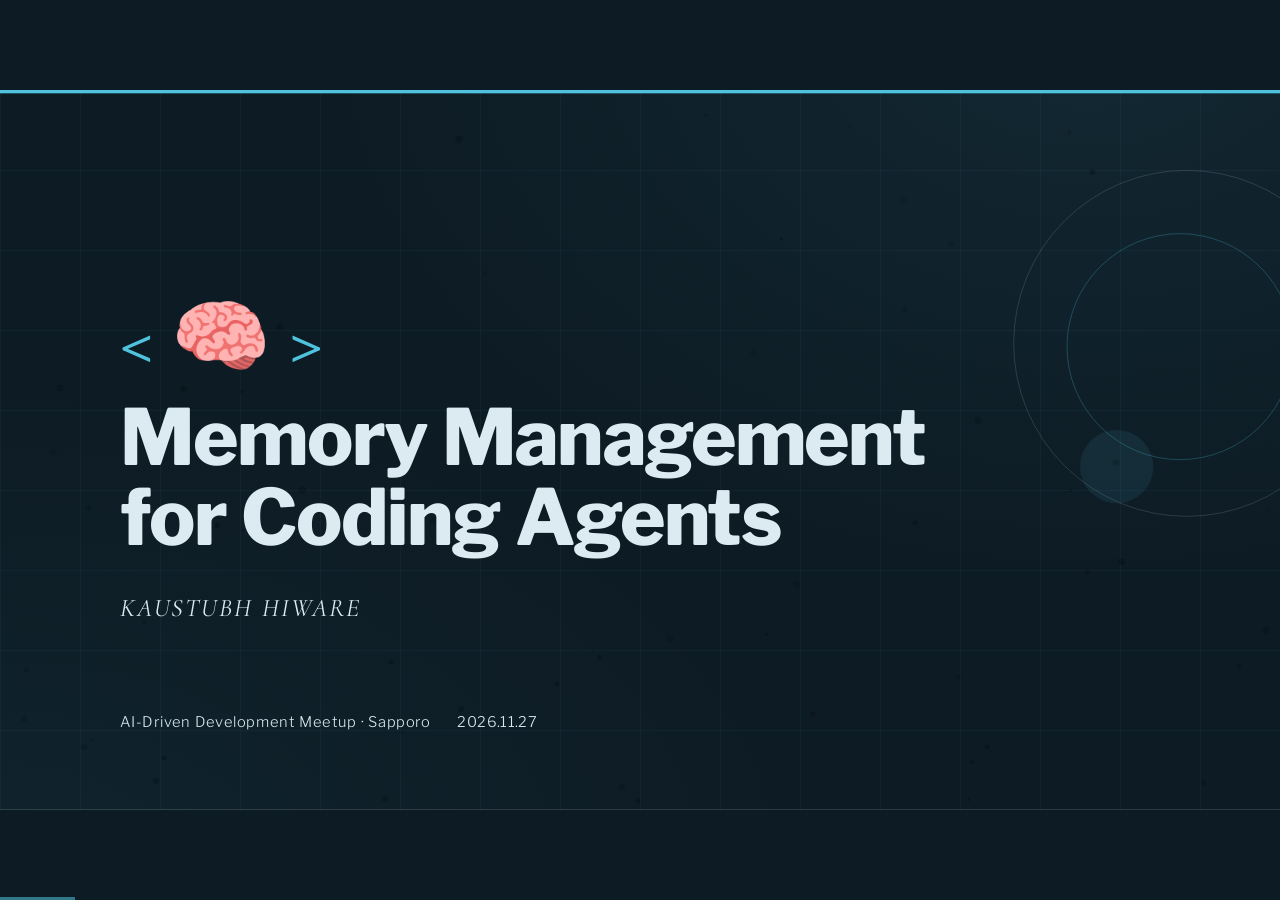
<file: index.html>
<!DOCTYPE html>
<html lang="en">
<head>
<script async src="https://www.googletagmanager.com/gtag/js?id=G-PBVB5QC3KN"></script>
<script>
  window.dataLayer = window.dataLayer || [];
  function gtag(){dataLayer.push(arguments);}
  gtag('js', new Date());
  gtag('config', 'G-PBVB5QC3KN');
</script>
<meta charset="UTF-8">
<meta name="viewport" content="width=device-width, initial-scale=1.0">
<title>Memory Management for Coding Agents: Kaustubh Hiware</title>
<link rel="icon" href="data:image/svg+xml,<svg xmlns='http://www.w3.org/2000/svg' viewBox='0 0 100 100'><text y='.9em' font-size='90'>🧠</text></svg>">
<link href="https://fonts.googleapis.com/css2?family=Libre+Franklin:wght@300;400;500;600;700;800&family=Cormorant+Garamond:ital,wght@0,600;0,700;1,600&family=IBM+Plex+Mono:wght@300;400;500&display=swap" rel="stylesheet">
<link rel="stylesheet" href="./styles.css">
<link rel="preload" as="image" href="./images/absolutely-right.png">
<link rel="preload" as="image" href="./images/kaustubh.jpg">
<link rel="preload" as="image" href="./images/qr.png">
<link rel="preload" as="image" href="./images/self-steer.png">
<link rel="preload" as="image" href="./images/episodic.png">
<link rel="preload" as="image" href="./images/lessons.png">
<link rel="preload" as="image" href="./images/improvement.png">
<link rel="preload" as="image" href="./images/knowledge-factory.png">
</head>
<body>

<div class="deck-viewport">
  <main class="deck-stage" id="deckStage">
    <canvas class="snow-canvas" id="snowCanvas"></canvas>

    <!-- ================================================================
    SLIDE 01 — TITLE
    ================================================================ -->
    <section class="slide" id="s01" aria-label="Title">
      <div class="top-rule"></div>
      <div class="foot-rule"></div>
      <div class="deco-circles">
        <div class="deco-circle dc1"></div>
        <div class="deco-circle dc2"></div>
        <div class="deco-circle dc3"></div>
      </div>
      <div class="layout-title">
        <div class="title-bracket-deco reveal d1">&lt; 🧠 &gt;</div>
        <h1 class="hero-title reveal d2">Memory Management for Coding Agents</h1>
        <div class="title-meta-name reveal d3">Kaustubh Hiware</div>
      </div>
      <div class="title-bottom-meta reveal d4">
        <span>AI-Driven Development Meetup · Sapporo</span>
        <span class="meta-dot"></span>
        <span>2026.11.27</span>
      </div>
    </section>

    <!-- ================================================================
    SLIDE 02 — INTRODUCTION (speaker profile)
    ================================================================ -->
    <section class="slide" id="s02" aria-label="Introduction">
      <div class="top-rule"></div>
      <div class="foot-rule"></div>
      <div class="layout-intro">
        <div class="intro-content">
          <div class="arc-label reveal d1">
            <span class="arc-label-text">Introduction</span>
            <span class="section-line"></span>
          </div>
          <h2 class="intro-name reveal d2">Kaustubh Hiware</h2>
          <p class="intro-role reveal d3">Senior Software Engineer,<br>Mercari Japan (メルカリ)</p>
          <p class="intro-social reveal d4"><a href="https://x.com/_ofkaus" style="color:inherit;text-decoration:none">𝕏 @_ofKaus</a></p>
        </div>
        <div class="intro-panel">
          <img src="./images/kaustubh.jpg" alt="Kaustubh Hiware" class="intro-photo">
          <div class="intro-qr-group">
            <p class="intro-qr-label reveal d4">Slides</p>
            <img src="./images/qr.png" alt="QR code to the GitHub repo" class="intro-qr">
          </div>
        </div>
      </div>
      <div class="slide-event">AI-Driven Development Meetup · 2026.11.27</div>
      <div class="slide-number">Kaustubh Hiware · 02</div>
    </section>

    <!-- ================================================================
    SLIDE 03 — YOU'RE ABSOLUTELY RIGHT!
    ================================================================ -->
    <section class="slide" id="s03" aria-label="You're absolutely right">
      <div class="layout-fullbleed">
        <img src="./images/absolutely-right.png" alt="absolutelyright.lol chart of Claude Code saying 'absolutely right'" class="fullbleed-img">
        <p class="fullbleed-caption">absolutelyright.lol</p>
      </div>
      <div class="slide-event">AI-Driven Development Meetup · 2026.11.27</div>
      <div class="slide-number">Kaustubh Hiware · 03</div>
    </section>

    <!-- ================================================================
    SLIDE 04 — THE PROBLEM (self-steer)
    ================================================================ -->
    <section class="slide" id="s04" aria-label="The problem">
      <div class="top-rule"></div>
      <div class="foot-rule"></div>
      <div class="left-accent"></div>
      <div class="layout-arc">
        <p class="statement-line reveal d1">In the absence of information, AI makes decisions to the best of its capability, but this might differ from your product requirement.</p>
        <div class="row-split reveal d2">
          <ul class="bullet-list">
            <li class="bullet-item">How do we get AI to make less mistakes ?</li>
            <li class="bullet-item">How can AI get to the correct state with minimal corrections ?</li>
          </ul>
          <img src="./images/self-steer.png" alt="Self-driving car path planning with many candidate trajectories" class="row-img">
        </div>
        <p class="arc-note reveal d3"><a href="https://medium.com/udacity/self-driving-path-planning-brought-to-you-by-udacity-students-13c07bcd4f32" style="color:inherit" target="_blank" rel="noopener noreferrer">Source</a></p>
      </div>
      <div class="slide-event">AI-Driven Development Meetup · 2026.11.27</div>
      <div class="slide-number">Kaustubh Hiware · 04</div>
    </section>

    <!-- ================================================================
    SLIDE 05 — WHAT IS MEMORY
    ================================================================ -->
    <section class="slide" id="s05" aria-label="What is memory">
      <div class="top-rule"></div>
      <div class="foot-rule"></div>
      <div class="left-accent"></div>
      <div class="layout-arc">
        <h2 class="arc-title reveal d1">What is memory?</h2>
        <p class="arc-body reveal d2">Acquire, store and retrieve information relevant for your tasks.</p>
        <p class="arc-body reveal d3">For an agent, it controls:</p>
        <ul class="bullet-list reveal d4" style="margin-top:24px">
          <li class="bullet-item">What the agent <strong>knows</strong></li>
          <li class="bullet-item">How it makes <strong>decisions</strong></li>
          <li class="bullet-item">How it implements <strong>code</strong></li>
        </ul>
      </div>
      <div class="slide-event">AI-Driven Development Meetup · 2026.11.27</div>
      <div class="slide-number">Kaustubh Hiware · 05</div>
    </section>

    <!-- ================================================================
    SLIDE 06 — FOUR TYPES (table)
    ================================================================ -->
    <section class="slide" id="s06" aria-label="Four types of memory">
      <div class="top-rule"></div>
      <div class="foot-rule"></div>
      <div class="left-accent"></div>
      <div class="layout-memory">
        <div class="arc-label reveal d1">
          <span class="arc-label-text">Types of memory</span>
          <span class="section-line"></span>
        </div>
        <h2 class="diagram-title reveal d2">Four types of memory</h2>
        <div class="memory-cols">
          <div class="memory-col reveal d3">
            <div class="memory-name">Working</div>
            <div class="memory-desc">The current context in the agent's window</div>
          </div>
          <div class="memory-col reveal d4">
            <div class="memory-name">Episodic</div>
            <div class="memory-desc">Past sessions, past tasks, past failures</div>
          </div>
          <div class="memory-col reveal d5">
            <div class="memory-name">Semantic</div>
            <div class="memory-desc">Facts and knowledge</div>
          </div>
          <div class="memory-col reveal d6">
            <div class="memory-name">Procedural</div>
            <div class="memory-desc">How to do things</div>
          </div>
        </div>
        <p class="arc-note reveal d7">We'll discuss who reads &amp; writes each kind of memory.</p>
      </div>
      <div class="slide-event">AI-Driven Development Meetup · 2026.11.27</div>
      <div class="slide-number">Kaustubh Hiware · 06</div>
    </section>

    <!-- ================================================================
    SLIDE 07 — PLATFORM SUPPORT AGENT (loop diagram)
    ================================================================ -->
    <section class="slide" id="s07" aria-label="Platform Support Agent">
      <div class="top-rule"></div>
      <div class="foot-rule"></div>
      <div class="left-accent"></div>
      <div class="layout-diagram">
        <div class="arc-label reveal d1">
          <span class="arc-label-text">Types of memory</span>
          <span class="section-line"></span>
        </div>
        <h2 class="diagram-title reveal d2">Platform Support Agent <em>(PSA)</em></h2>
        <p class="diagram-sub reveal d3">Let's say we're building an agent that <strong>handles inquiries from engineers</strong>, <strong>investigates by itself</strong>, and <strong>assists incidents</strong>.</p>
        <div class="hub-diagram reveal d4">
          <svg class="hub-arrows" viewBox="512 0 660 620">
            <defs>
              <marker id="arrowhead" markerWidth="9" markerHeight="7" refX="8" refY="3.5" orient="auto">
                <polygon points="0 0, 9 3.5, 0 7" fill="#4fc3dd" opacity="0.8"/>
              </marker>
            </defs>
            <!-- left blocks -> PSA -->
            <line x1="512" y1="239" x2="705" y2="275" marker-end="url(#arrowhead)"/>
            <line x1="512" y1="327" x2="705" y2="291" marker-end="url(#arrowhead)"/>
            <!-- PSA -> right blocks -->
            <line x1="943" y1="251" x2="1164" y2="175" marker-end="url(#arrowhead)"/>
            <line x1="945" y1="283" x2="1164" y2="283" marker-end="url(#arrowhead)"/>
            <line x1="943" y1="315" x2="1164" y2="391" marker-end="url(#arrowhead)"/>
          </svg>
          <div class="hub-col hub-left">
            <div class="flow-box">Engineers</div>
            <div class="flow-box">PagerDuty triggers</div>
          </div>
          <div class="hub-box">
            <span class="hub-emoji">🤖</span>
            <span class="hub-label">PSA</span>
          </div>
          <div class="hub-col hub-right">
            <div class="flow-box">Memory</div>
            <div class="flow-box">Slack · docs</div>
            <div class="flow-box">Datadog logs</div>
          </div>
        </div>
      </div>
      <div class="slide-event">AI-Driven Development Meetup · 2026.11.27</div>
      <div class="slide-number">Kaustubh Hiware · 07</div>
    </section>

    <!-- ================================================================
    SLIDE 08 — WORKING (W)
    ================================================================ -->
    <section class="slide" id="s08" aria-label="Working memory">
      <div class="top-rule"></div>
      <div class="foot-rule"></div>
      <div class="left-accent"></div>
      <div class="ghost-num">W</div>
      <div class="layout-arc">
        <div class="arc-label reveal d1">
          <span class="arc-label-text">Types of memory · 1/4</span>
          <span class="section-line"></span>
        </div>
        <h2 class="arc-title reveal d2">Working <em>(W)</em></h2>
        <p class="arc-body reveal d3">Context.</p>
        <ul class="bullet-list reveal d4" style="margin-top:28px">
          <li class="bullet-item">AI agents provide tools for managing context — <code>/compact</code>, autocompaction, clear context, etc</li>
          <li class="bullet-item"><strong>Only written by PSA, not read</strong></li>
        </ul>
      </div>
      <div class="slide-event">AI-Driven Development Meetup · 2026.11.27</div>
      <div class="slide-number">Kaustubh Hiware · 08</div>
    </section>

    <!-- ================================================================
    SLIDE 09 — EPISODIC (E)
    ================================================================ -->
    <section class="slide" id="s09" aria-label="Episodic memory">
      <div class="top-rule"></div>
      <div class="foot-rule"></div>
      <div class="left-accent"></div>
      <div class="layout-arc has-right-panel">
        <div class="arc-label reveal d1">
          <span class="arc-label-text">Types of memory · 2/4</span>
          <span class="section-line"></span>
        </div>
        <h2 class="arc-title reveal d2">Episodic</h2>
        <ul class="bullet-list reveal d3">
          <li class="bullet-item">Conversation transcripts, session history, logs</li>
          <li class="bullet-item">Past sessions, past tasks, past failures</li>
          <li class="bullet-item"><strong>Only written by PSA</strong></li>
        </ul>
      </div>
      <div class="split-panel arc-panel-right reveal d3">
        <img src="./images/episodic.png" alt="Claude Code session transcript — todos and writes" class="split-img">
      </div>
      <div class="slide-event">AI-Driven Development Meetup · 2026.11.27</div>
      <div class="slide-number">Kaustubh Hiware · 09</div>
    </section>

    <!-- ================================================================
    SLIDE 10 — SEMANTIC (S)
    ================================================================ -->
    <section class="slide" id="s10" aria-label="Semantic memory">
      <div class="top-rule"></div>
      <div class="foot-rule"></div>
      <div class="left-accent"></div>
      <div class="ghost-num">S</div>
      <div class="layout-arc">
        <div class="arc-label reveal d1">
          <span class="arc-label-text">Types of memory · 3/4</span>
          <span class="section-line"></span>
        </div>
        <h2 class="arc-title reveal d2">Semantic <em>(S)</em></h2>
        <p class="arc-body reveal d3">Facts and knowledge.</p>
        <ul class="bullet-list reveal d4" style="margin-top:28px">
          <li class="bullet-item">ADR (Architecture Decision Record)</li>
          <li class="bullet-item">Design decisions, features, API definitions</li>
          <li class="bullet-item"><strong>Keep read only</strong>. Written by humans or documentation agents</li>
          <li class="bullet-item">Tools to explore: Mempalace, Neo4J (graph)</li>
        </ul>
      </div>
      <div class="slide-event">AI-Driven Development Meetup · 2026.11.27</div>
      <div class="slide-number">Kaustubh Hiware · 10</div>
    </section>

    <!-- ================================================================
    SLIDE 11 — PROCEDURAL (P)
    ================================================================ -->
    <section class="slide" id="s11" aria-label="Procedural memory">
      <div class="top-rule"></div>
      <div class="foot-rule"></div>
      <div class="left-accent"></div>
      <div class="ghost-num">P</div>
      <div class="layout-arc">
        <div class="arc-label reveal d1">
          <span class="arc-label-text">Types of memory · 4/4</span>
          <span class="section-line"></span>
        </div>
        <h2 class="arc-title reveal d2">Procedural <em>(P)</em></h2>
        <p class="arc-body reveal d3">How to do things. Becomes skills, habits, learned procedures.</p>
        <ul class="bullet-list reveal d4" style="margin-top:28px">
          <li class="bullet-item">How to review a PR</li>
          <li class="bullet-item">How to deploy a service</li>
          <li class="bullet-item">How the team works, how to talk to them</li>
          <li class="bullet-item"><strong>Written by humans &amp; PSA</strong></li>
        </ul>
      </div>
      <div class="slide-event">AI-Driven Development Meetup · 2026.11.27</div>
      <div class="slide-number">Kaustubh Hiware · 11</div>
    </section>

    <!-- ================================================================
    SLIDE 12 — HOW TO IMPROVE MEMORY (curation)
    ================================================================ -->
    <section class="slide" id="s12" aria-label="How to improve memory">
      <div class="top-rule"></div>
      <div class="foot-rule"></div>
      <div class="left-accent"></div>
      <div class="layout-arc">
        <div class="arc-label reveal d1">
          <span class="arc-label-text">Improving memory</span>
          <span class="section-line"></span>
        </div>
        <h2 class="arc-title reveal d2">Curation <em>!</em></h2>
        <p class="arc-body reveal d3">A curation agent needs to learn from user interactions and make corrections.</p>
        <p class="arc-body reveal d4" style="margin-top:36px">For the Platform Support Agent, the Curation Agent:</p>
        <ul class="bullet-list reveal d5" style="margin-top:24px">
          <li class="bullet-item">Reads working, episodic memory <strong>(W, E)</strong></li>
          <li class="bullet-item">Curates patterns, incidents, new discovered systems</li>
          <li class="bullet-item">Writes to procedural memory <strong>(P)</strong></li>
        </ul>
      </div>
      <div class="slide-event">AI-Driven Development Meetup · 2026.11.27</div>
      <div class="slide-number">Kaustubh Hiware · 12</div>
    </section>

    <!-- ================================================================
    SLIDE 13 — TWO CRONJOBS (flow diagram)
    ================================================================ -->
    <section class="slide" id="s13" aria-label="Two cronjobs">
      <div class="top-rule"></div>
      <div class="foot-rule"></div>
      <div class="left-accent"></div>
      <div class="layout-diagram">
        <div class="arc-label reveal d1">
          <span class="arc-label-text">Improving memory</span>
          <span class="section-line"></span>
        </div>
        <p class="statement-line reveal d2">I primarily execute my workflows with agent skills</p>
        <p class="diagram-sub reveal d3">What I do: <strong>2 cronjobs. Curation is automated.</strong></p>
        <div class="flow-grid reveal d4">
          <!-- daily row -->
          <div class="flow-schedule c1 r1">Daily</div>
          <div class="flow-box c2 r1">Interactions<small>with agents at work</small></div>
          <div class="flow-arrow c3 r1">→</div>
          <div class="flow-box is-agent c4 r1">Learning cronjob<small>finds lessons</small></div>
          <div class="flow-arrow c5 r1">→</div>
          <div class="flow-box is-shared c6 r1">lessons.md<small>per skill</small></div>
          <!-- hand-off arrow: lessons.md feeds the weekly job -->
          <div class="flow-arrow-down c6 r2">↓</div>
          <!-- weekly row -->
          <div class="flow-schedule c1 r3">Weekly</div>
          <div class="flow-box is-agent c6 r3">Curating cronjob<small>suggests improvements</small></div>
          <div class="flow-arrow c7 r3">→</div>
          <div class="flow-box c8 r3">Improvements<small>to skills & rules</small></div>
        </div>
        <p class="arc-note reveal d5">Human approves behavioral changes. No approval for procedural knowledge.</p>
      </div>
      <div class="slide-event">AI-Driven Development Meetup · 2026.11.27</div>
      <div class="slide-number">Kaustubh Hiware · 13</div>
    </section>

    <!-- ================================================================
    SLIDE 14 — LESSONS (screenshot)
    ================================================================ -->
    <section class="slide" id="s14" aria-label="Lessons">
      <div class="top-rule"></div>
      <div class="foot-rule"></div>
      <div class="left-accent"></div>
      <div class="layout-split">
        <div class="split-content">
          <div class="arc-label reveal d1">
            <span class="arc-label-text">Improving memory · 1/2</span>
            <span class="section-line"></span>
          </div>
          <h2 class="split-title reveal d2">Lessons</h2>
          <p class="split-body reveal d3">Rules learned from user corrections. One <strong>lessons.md</strong> per skill.</p>
        </div>
        <div class="split-panel">
          <img src="./images/lessons.png" alt="lessons.md — review lessons with Do / Do not rules" class="split-img-light">
        </div>
      </div>
      <div class="slide-event">AI-Driven Development Meetup · 2026.11.27</div>
      <div class="slide-number">Kaustubh Hiware · 14</div>
    </section>

    <!-- ================================================================
    SLIDE 15 — IMPROVEMENTS (screenshot)
    ================================================================ -->
    <section class="slide" id="s15" aria-label="Improvements">
      <div class="top-rule"></div>
      <div class="foot-rule"></div>
      <div class="left-accent"></div>
      <div class="layout-split">
        <div class="split-content">
          <div class="arc-label reveal d1">
            <span class="arc-label-text">Improving memory · 2/2</span>
            <span class="section-line"></span>
          </div>
          <h2 class="split-title reveal d2">Improvements</h2>
          <p class="split-body reveal d3">The weekly cronjob suggests improvements to <strong>skills, and rules</strong>.</p>
        </div>
        <div class="split-panel">
          <img src="./images/improvement.png" alt="Suggested improvements to SKILL.md coding principles" class="split-img">
        </div>
      </div>
      <div class="slide-event">AI-Driven Development Meetup · 2026.11.27</div>
      <div class="slide-number">Kaustubh Hiware · 15</div>
    </section>

    <!-- ================================================================
    SLIDE 16 — ADDITIONAL READING
    ================================================================ -->
    <section class="slide" id="s16" aria-label="Additional reading">
      <div class="top-rule"></div>
      <div class="foot-rule"></div>
      <div class="left-accent"></div>
      <div class="layout-split layout-split-narrow">
        <div class="split-content">
          <div class="arc-label reveal d1">
            <span class="arc-label-text">Additional reading</span>
            <span class="section-line"></span>
          </div>
          <h2 class="split-title reveal d2">How to build a<br>knowledge factory</h2>
          <p class="split-body reveal d3"><a href="https://www.langchain.com/blog/knowledge-factory" style="color:var(--cyan)">langchain.com/blog/knowledge-factory</a></p>
        </div>
        <div class="split-panel">
          <img src="./images/knowledge-factory.png" alt="LangChain blog — How to build a knowledge factory" class="split-img-light">
        </div>
      </div>
      <div class="slide-event">AI-Driven Development Meetup · 2026.11.27</div>
      <div class="slide-number">Kaustubh Hiware · 16</div>
    </section>

    <!-- ================================================================
    SLIDE 17 — CLOSING (title reprise)
    ================================================================ -->
    <section class="slide" id="s17" aria-label="Closing">
      <div class="top-rule"></div>
      <div class="foot-rule"></div>
      <div class="deco-circles">
        <div class="deco-circle dc1"></div>
        <div class="deco-circle dc2"></div>
        <div class="deco-circle dc3"></div>
      </div>
      <div class="layout-title">
        <div class="title-bracket-deco reveal d1">&lt; 🧠 &gt;</div>
        <h1 class="hero-title reveal d2">Memory Management for Coding Agents</h1>
        <div class="title-meta-name reveal d3">Kaustubh Hiware</div>
      </div>
      <div class="title-bottom-meta reveal d4">
        <span>AI-Driven Development Meetup · Sapporo</span>
        <span class="meta-dot"></span>
        <span>2026.11.27</span>
      </div>
      <div class="closing-qr-group">
        <img src="./images/qr.png" alt="QR code to the GitHub repo" class="intro-qr">
        <p class="intro-qr-label reveal d4">Slides</p>
      </div>
      <button class="restart-btn" onclick="deck.show(0)">↩ Restart</button>
    </section>

  </main>
</div>

<div class="progress-bar" id="progressBar"></div>
<div class="edit-hotzone" id="editHotzone"></div>
<button class="edit-toggle" id="editToggle" title="Toggle edit mode (E)">✏</button>

<script src="./main.js"></script>
</body>
</html>
</file>
<file: styles.css>
/* === CSS CUSTOM PROPERTIES ============================================
   Winter in Sapporo: deep night navy, ice cyan, warm coral accent.
   Blueprint grid + snowfall atmosphere. Fixed 1920×1080 stage.
   ===================================================================== */
:root {
    --bg:           #0d1b24;
    --bg-rgb:       13, 27, 36;
    --bg-lift:      #13242f;
    --bg-panel:     #16303d;
    --ink:          #dcebf2;
    --ink-rgb:      220, 235, 242;
    --ink-mid:      var(--ink);   /* body text alias: same white as --ink */
    --ink-faint:    rgba(var(--ink-rgb), 0.22);
    --ink-whisper:  rgba(var(--ink-rgb), 0.10);

    --cyan:         #4fc3dd;
    --cyan-rgb:     79, 195, 221;
    --cyan-dim:     rgba(var(--cyan-rgb), 0.40);
    --cyan-faint:   rgba(var(--cyan-rgb), 0.09);

    --paper:        #fffdf8;   /* light surfaces inside diagrams */
    --ink-on-paper: #3a4a52;   /* caption text on paper surfaces */

    --font-body:    'Libre Franklin', sans-serif;
    --font-display: 'Cormorant Garamond', Georgia, serif;
    --font-mono:    'IBM Plex Mono', 'Menlo', monospace;

    --ease-expo:    cubic-bezier(0.16, 1, 0.3, 1);
    --qr-size:      210px;
    --qr-edge:      76px;
}

/* === RESET ============================================================ */
*, *::before, *::after { margin: 0; padding: 0; box-sizing: border-box; }

/* === VIEWPORT BASE — fixed 1920×1080 stage ============================ */
html, body {
    width: 100%; height: 100%;
    overflow: hidden;
    background: var(--bg);
}
.deck-viewport {
    position: fixed; inset: 0;
    overflow: hidden;
    background: var(--bg);
}
.deck-stage {
    position: absolute;
    left: 0; top: 0;
    width: 1920px; height: 1080px;
    overflow: hidden;
    transform-origin: 0 0;
    background: var(--bg);
}
/* blueprint atmosphere: soft glow + fine grid */
.deck-stage::before {
    content: '';
    position: absolute; inset: 0;
    background:
        radial-gradient(ellipse at 85% -10%, rgba(var(--cyan-rgb), 0.08), transparent 50%),
        radial-gradient(ellipse at 0% 110%, rgba(var(--cyan-rgb), 0.05), transparent 45%);
    z-index: 0;
}
.deck-stage::after {
    content: '';
    position: absolute; inset: 0;
    background-image:
        linear-gradient(rgba(var(--cyan-rgb), 0.05) 1px, transparent 1px),
        linear-gradient(90deg, rgba(var(--cyan-rgb), 0.05) 1px, transparent 1px);
    background-size: 120px 120px;
    z-index: 0;
}
.slide {
    position: absolute; inset: 0;
    width: 1920px; height: 1080px;
    overflow: hidden;
    visibility: hidden;
    opacity: 0;
    pointer-events: none;
}
.slide.active, .slide.visible {
    visibility: visible; opacity: 1;
    pointer-events: auto; z-index: 1;
}
img, video, canvas, svg { max-width: 100%; max-height: 100%; }
@media print {
    html, body { width: 1920px; height: auto; overflow: visible; }
    .deck-viewport { position: static; overflow: visible; }
    .deck-stage { position: relative; width: auto; height: auto; transform: none !important; }
    .slide { position: relative; display: block !important; visibility: visible !important; opacity: 1 !important; pointer-events: auto !important; width: 1920px; height: 1080px; break-after: page; }
    .slide:last-child { break-after: auto; }
    .progress-bar, .edit-hotzone, .edit-toggle, .restart-btn { display: none !important; }
    .reveal { opacity: 1 !important; transform: none !important; }
    .snow-canvas { height: 100% !important; }
}
@media (prefers-reduced-motion: reduce) {
    *, *::before, *::after { animation-duration: 0.01ms !important; transition-duration: 0.2s !important; }
}

/* === SNOWFALL (canvas, behind slides) ================================= */
.snow-canvas {
    position: absolute; inset: 0;
    z-index: 0;
    opacity: 0.55;
    pointer-events: none;
}

/* === PROGRESS BAR (viewport-level) ==================================== */
.progress-bar {
    position: fixed; bottom: 0; left: 0;
    height: 3px;
    background: var(--cyan);
    transition: width 0.4s var(--ease-expo);
    z-index: 2000;
    opacity: 0.55;
}

/* === REVEAL ANIMATIONS ================================================ */
.reveal {
    opacity: 0;
    transform: translateY(24px);
    transition: opacity 0.7s var(--ease-expo), transform 0.7s var(--ease-expo);
}
.slide.visible .reveal { opacity: 1; transform: none; }
.d1 { transition-delay: 0.06s; }
.d2 { transition-delay: 0.18s; }
.d3 { transition-delay: 0.32s; }
.d4 { transition-delay: 0.46s; }
.d5 { transition-delay: 0.60s; }
.d6 { transition-delay: 0.74s; }
.d7 { transition-delay: 0.88s; }

/* === SHARED CHROME ==================================================== */
.top-rule {
    position: absolute;
    top: 0; left: 0; right: 0;
    height: 5px;
    background: var(--cyan);
    z-index: 2;
}
.foot-rule {
    position: absolute;
    bottom: 0; left: 0; right: 0;
    height: 1px;
    background: var(--ink-faint);
    z-index: 2;
}
.slide-number, .slide-event {
    position: absolute;
    bottom: 52px;
    font-family: var(--font-body);
    font-weight: 300;
    font-size: 20px;
    letter-spacing: 0.1em;
    color: var(--ink-faint);
    z-index: 10;
}
.left-accent {
    position: absolute;
    left: 0; top: 0; bottom: 0;
    width: 6px;
    background: linear-gradient(var(--cyan), rgba(var(--cyan-rgb), 0.2));
    z-index: 2;
}
.slide-number { right: 76px; }
.slide-event  { left: 76px; }
.section-line {
    width: 60px; height: 1px;
    background: var(--cyan);
    opacity: 0.45;
    flex-shrink: 0;
}
.ghost-num {
    position: absolute;
    right: 60px;
    top: 50%;
    transform: translateY(-50%);
    font-family: var(--font-display);
    font-weight: 700;
    font-size: 400px;
    line-height: 1;
    color: rgba(var(--cyan-rgb), 0.06);
    pointer-events: none;
    user-select: none;
    letter-spacing: -0.04em;
    z-index: 0;
}

/* === DECO CIRCLES (title/closing) ===================================== */
.deco-circles {
    position: absolute;
    right: 0; top: 0; bottom: 0;
    width: 600px;
    pointer-events: none;
    overflow: hidden;
    z-index: 0;
}
.deco-circle {
    position: absolute;
    border-radius: 50%;
}
.dc1 { width: 520px; height: 520px; top: 120px; right: -120px; border: 1.5px solid var(--ink-faint); }
.dc2 { width: 340px; height: 340px; top: 215px; right: -20px; border: 1px solid var(--cyan-dim); }
.dc3 { width: 110px; height: 110px; top: 510px; right: 190px; background: var(--cyan-faint); }

/* === LAYOUT: INTRO (speaker profile) ================================== */
.layout-intro {
    display: grid;
    grid-template-columns: 1fr 570px;
    height: 100%;
}
.intro-content {
    display: flex;
    flex-direction: column;
    justify-content: center;
    padding: 100px 80px 100px 180px;
    position: relative;
    z-index: 1;
}
.intro-name {
    font-family: var(--font-display);
    font-weight: 700;
    font-size: 96px;
    line-height: 1.0;
    color: var(--ink);
    margin-bottom: 24px;
    letter-spacing: -0.01em;
    white-space: nowrap;
}
.intro-role {
    font-family: var(--font-display);
    font-weight: 600;
    font-style: italic;
    font-size: 40px;
    color: var(--ink-mid);
    margin-bottom: 52px;
    line-height: 1.3;
}
.intro-social {
    font-family: var(--font-body);
    font-weight: 400;
    font-size: 28px;
    color: var(--cyan);
    letter-spacing: 0.03em;
}
.intro-panel {
    background: var(--bg-lift);
    border-left: 1px solid var(--cyan-dim);
    display: flex;
    flex-direction: column;
    align-items: center;
    justify-content: center;
    gap: 64px;
    padding: 60px;
    position: relative;
}
.intro-photo {
    width: 450px; height: 450px;
    border-radius: 50%;
    object-fit: cover;
    border: 3px solid var(--cyan-dim);
}
.intro-qr-group {
    display: flex;
    flex-direction: column;
    align-items: center;
}
.intro-qr-label {
    font-family: var(--font-body);
    font-weight: 300;
    font-size: 16px;
    letter-spacing: 0.12em;
    text-transform: uppercase;
    color: var(--ink-mid);
    margin-bottom: 16px;
    text-align: center;
}
.intro-qr {
    width: var(--qr-size); height: var(--qr-size);
    object-fit: contain;
}
.closing-qr-group {
    position: absolute;
    top: var(--qr-edge); right: var(--qr-edge);
    display: flex;
    flex-direction: column;
    align-items: center;
    z-index: 2;
}
.closing-qr-group .intro-qr-label { margin: 16px 0 0; }

/* === ARC LABEL (section breadcrumb) =================================== */
.arc-label {
    display: flex;
    align-items: center;
    gap: 18px;
    margin-bottom: 36px;
}
.arc-label-text {
    font-family: var(--font-body);
    font-weight: 600;
    font-size: 27px;
    letter-spacing: 0.22em;
    text-transform: uppercase;
    color: var(--cyan);
}

/* === LAYOUT: TITLE ==================================================== */
.layout-title {
    display: flex;
    flex-direction: column;
    justify-content: center;
    padding: 100px 180px;
    height: 100%;
    position: relative;
    z-index: 1;
    /* full-slide layout container must not swallow clicks meant for buttons on top */
    pointer-events: none;
}
.layout-title > * { pointer-events: auto; }
/* title slide: nudge mark + title down without moving name/event */
#s01 .layout-title, #s17 .layout-title { padding-top: 80px; padding-bottom: 60px; }
/* name uses padding, not absolute positioning — breathing room above and below */
#s01 .title-meta-name, #s17 .title-meta-name {
    padding: 0;
    font-family: var(--font-display);
    font-weight: 400;
    font-style: italic;
    font-size: 38px;
    color: var(--ink-mid);
    z-index: 1;
}
.title-bracket-deco {
    font-family: var(--font-display);
    font-weight: 700;
    font-size: 120px;
    color: var(--cyan);
    opacity: 0.85;
    margin-bottom: 16px;
}
.hero-title {
    font-family: var(--font-body);
    font-weight: 800;
    font-size: 116px;
    line-height: 1.04;
    color: var(--ink);
    max-width: 1300px;
    margin-bottom: 52px;
    letter-spacing: -0.02em;
}
.hero-title em,
.arc-title em,
.split-title em,
.statement-line em {
    font-family: var(--font-display);
    font-style: italic;
    font-weight: 600;
    color: var(--cyan);
    font-size: 1.06em;
}
.title-meta-name {
    font-family: var(--font-body);
    font-weight: 600;
    font-size: 24px;
    color: var(--ink);
    letter-spacing: 0.08em;
    text-transform: uppercase;
}
.title-bottom-meta {
    position: absolute;
    left: 180px;
    bottom: 120px;
    display: flex;
    align-items: center;
    gap: 20px;
    font-family: var(--font-body);
    font-weight: 300;
    font-size: 22px;
    color: var(--ink-mid);
    letter-spacing: 0.05em;
    z-index: 1;
}

/* === RESTART BUTTON (last slide only) ================================= */
.restart-btn {
    position: absolute;
    bottom: 90px;
    right: 76px;
    background: transparent;
    border: 2px solid var(--cyan);
    border-radius: 999px;
    padding: 18px 56px;
    color: var(--cyan);
    font-family: var(--font-body);
    font-size: 22px;
    font-weight: 600;
    letter-spacing: 0.15em;
    text-transform: uppercase;
    cursor: pointer;
}
.restart-btn:hover {
    background: var(--cyan);
    color: var(--bg);
}
/* === LAYOUT: ARC (statement + bullets) ================================ */
.layout-arc {
    display: flex;
    flex-direction: column;
    justify-content: center;
    padding: 100px 180px;
    height: 100%;
    position: relative;
}
/* when a right image panel is present, keep text clear of it */
.has-right-panel {
    padding-right: 1140px;
}
.arc-title {
    font-family: var(--font-body);
    font-weight: 800;
    font-size: 80px;
    line-height: 1.06;
    color: var(--ink);
    margin-bottom: 44px;
    letter-spacing: -0.02em;
}
.arc-body {
    font-family: var(--font-body);
    font-weight: 400;
    font-size: 34px;
    line-height: 1.5;
    color: var(--ink-mid);
    max-width: 1240px;
}
.arc-body strong,
.bullet-item strong,
.split-body strong,
.diagram-sub strong { color: var(--ink); font-weight: 600; }
.arc-note {
    font-family: var(--font-body);
    font-weight: 400;
    font-size: 26px;
    line-height: 1.45;
    color: var(--ink-mid);
    margin-top: 40px;
    padding-left: 24px;
    border-left: 3px solid var(--cyan-dim);
}
.bullet-list {
    list-style: none;
    display: flex;
    flex-direction: column;
    gap: 26px;
}
.bullet-item {
    font-family: var(--font-body);
    font-weight: 400;
    font-size: 32px;
    line-height: 1.4;
    color: var(--ink-mid);
    padding-left: 36px;
    position: relative;
}
.bullet-item::before {
    content: '';
    position: absolute;
    left: 0;
    top: 20px;
    width: 12px; height: 12px;
    border-radius: 50%;
    background: var(--cyan);
    opacity: 0.55;
}
.bullet-item a { color: var(--cyan); }
.bullet-item code {
    font-family: var(--font-mono);
    font-size: 0.9em;
    color: var(--cyan);
    background: var(--cyan-faint);
    border: 1px solid var(--cyan-dim);
    border-radius: 6px;
    padding: 2px 12px;
}

/* === RIGHT IMAGE PANEL over an arc layout ============================= */
.arc-panel-right {
    position: absolute;
    right: 0; top: 0; bottom: 0;
    width: 1080px;
    border-left: 1px solid var(--ink-whisper);
    z-index: 1;
}
.arc-panel-right .split-img { max-height: 100%; max-width: 100%; }

.statement-line {
    font-family: var(--font-body);
    font-weight: 400;
    font-size: 40px;
    line-height: 1.4;
    color: var(--ink);
    max-width: 1500px;
    margin-bottom: 40px;
}
.row-split {
    display: flex;
    align-items: center;
    gap: 70px;
}
.row-split .bullet-list { flex: 1; }
.row-img {
    width: 820px;
    max-height: 340px;
    object-fit: contain;
    border-radius: 10px;
}

/* === LAYOUT: SPLIT (text + image panel) =============================== */
.layout-split {
    display: grid;
    grid-template-columns: 1fr 1fr;
    height: 100%;
}
/* slide 15: 50/50 split, original spacing */
.layout-split-narrow { grid-template-columns: 1fr 1fr; }
.layout-split-narrow .split-content { padding: 100px 80px 100px 170px; }
/* slide 13: wide image panel */
#s13 .layout-split { grid-template-columns: 1fr 1160px; }
/* slide 14 image 30% smaller */
#s14 .layout-split { grid-template-columns: 40fr 60fr; }
#s14 .split-img {
    max-width: none;
    max-height: none;
    width: 105%;
    height: 105%;
    object-fit: contain;
}
.split-content {
    display: flex;
    flex-direction: column;
    justify-content: center;
    padding: 100px 90px 100px 170px;
}
.split-panel {
    display: flex;
    align-items: center;
    justify-content: center;
    padding: 70px;
    background: var(--bg-lift);
    border-left: 1px solid var(--ink-whisper);
    min-height: 0;
}
.split-title {
    font-family: var(--font-body);
    font-weight: 800;
    font-size: 74px;
    line-height: 1.06;
    color: var(--ink);
    margin-bottom: 40px;
    letter-spacing: -0.02em;
}
.split-body {
    font-family: var(--font-body);
    font-weight: 400;
    font-size: 31px;
    line-height: 1.5;
    color: var(--ink-mid);
    max-width: 780px;
}
.split-img {
    max-width: 100%;
    max-height: 860px;
    object-fit: contain;
    border-radius: 10px;
}
.split-img-light {
    /* light screenshots read better on a paper card */
    background: var(--paper);
    padding: 26px;
    border-radius: 12px;
    max-width: 100%;
    max-height: 860px;
    object-fit: contain;
}
.layout-split .split-img-light { max-height: 100%; }

/* === LAYOUT: FULL-BLEED IMAGE ========================================= */
.layout-fullbleed {
    position: absolute; inset: 0;
    display: flex;
    align-items: center;
    justify-content: center;
    background: var(--paper);
}
.fullbleed-img {
    max-width: 100%;
    max-height: 100%;
    object-fit: contain;
}
.fullbleed-caption {
    position: absolute;
    bottom: 110px; left: 0; right: 0;
    text-align: center;
    font-family: var(--font-display);
    font-weight: 600;
    font-style: italic;
    font-size: 42px;
    color: var(--ink-on-paper);
}

/* === LAYOUT: MEMORY TABLE (4 rows) ==================================== */
.layout-memory {
    display: flex;
    flex-direction: column;
    justify-content: center;
    padding: 90px 160px 100px;
    height: 100%;
    position: relative;
}
.memory-cols {
    display: grid;
    grid-template-columns: repeat(4, 1fr);
    gap: 24px;
    align-items: center;
    min-height: 0;
    margin-top: 60px;
}
.memory-cols .memory-col { height: 300px; }
.layout-memory .arc-note { margin-top: 44px; }
.memory-col {
    background: var(--bg-panel);
    border: 3px solid var(--cyan);
    border-radius: 12px;
    padding: 44px 40px;
    display: flex;
    flex-direction: column;
    justify-content: flex-start;
    gap: 14px;
    min-height: 0;
}
.memory-col .memory-name {
    font-family: var(--font-body);
    font-weight: 700;
    font-size: 40px;
    color: var(--cyan);
}
.memory-col .memory-desc {
    font-family: var(--font-body);
    font-weight: 400;
    font-size: 26px;
    line-height: 1.45;
    color: var(--ink);
}

/* === LAYOUT: DIAGRAM ================================================== */
.layout-diagram {
    display: flex;
    flex-direction: column;
    justify-content: center;
    padding: 90px 150px 150px;
    height: 100%;
    position: relative;
}
.diagram-title {
    font-family: var(--font-body);
    font-weight: 800;
    font-size: 64px;
    line-height: 1.08;
    color: var(--ink);
    margin-bottom: 12px;
    letter-spacing: -0.02em;
}
.diagram-sub {
    font-family: var(--font-body);
    font-weight: 400;
    font-size: 29px;
    line-height: 1.45;
    color: var(--ink-mid);
    max-width: 1500px;
}

/* --- flow diagram (cronjobs) ------------------------------------------- */
.flow-box {
    background: var(--bg-panel);
    border: 1.5px solid var(--cyan-dim);
    border-radius: 10px;
    padding: 20px 30px;
    font-family: var(--font-body);
    font-size: 23px;
    font-weight: 500;
    color: var(--ink);
    text-align: center;
    line-height: 1.35;
    min-width: 250px;
}
.flow-box small {
    display: block;
    font-weight: 300;
    font-size: 17px;
    color: var(--ink-mid);
    margin-top: 5px;
}
.flow-box.is-agent {
    background: var(--cyan);
    border-color: var(--cyan);
    color: var(--bg);
    font-weight: 700;
}
.flow-box.is-agent small { color: rgba(var(--bg-rgb), 0.7); }
.flow-box.is-agent { min-width: 200px; }
.flow-arrow {
    font-size: 38px;
    color: var(--cyan);
    padding: 0 24px;
    font-weight: 300;
}
/* --- Z-flow grid (reference: Interactions → Learning → lessons.md ↓ → Curating → Improvements) --- */
.flow-grid {
    display: grid;
    grid-template-columns: 150px 247px 10px 247px 10px 247px 10px 247px;
    grid-template-rows: auto 100px auto;
    align-content: center;
    align-items: center;
    justify-content: center;
    flex: 1;
    min-height: 0;
    column-gap: 0;
    row-gap: 0;
}
/* square blocks, centered in their columns; label + description split 50:50 vertically */
.flow-grid .flow-box {
    justify-self: center;
    text-align: center;
    min-width: 0;
    width: 207px;
    height: 207px;
    padding: 0 5px;
    display: flex;
    flex-direction: column;
    align-items: center;
    justify-content: center;
    gap: 0;
}
.flow-grid .flow-box small {
    font-weight: 300;
    font-size: 17px;
    color: var(--ink);
    /* description fills the lower half of the box */
    flex: 1 1 50%;
    display: flex;
    align-items: center;
    justify-content: center;
}
/* agent blocks are solid cyan with dark text: description matches the title color */
.flow-grid .flow-box.is-agent small { color: var(--bg); }
/* empty upper half: pushes the main label to the box middle */
.flow-grid .flow-box::before {
    content: '';
    flex: 1 1 50%;
}
.flow-grid .flow-arrow,
.flow-arrow-down {
    font-size: 30px;
    color: var(--cyan);
    text-align: center;
    padding: 0;
    line-height: 1;
    align-self: center;
    justify-self: center;
}
/* explicit column/row placement (no auto-flow: rows have gaps by design) */
.flow-grid .c1 { grid-column: 1; }
.flow-grid .c2 { grid-column: 2; }
.flow-grid .c3 { grid-column: 3; }
.flow-grid .c4 { grid-column: 4; }
.flow-grid .c5 { grid-column: 5; }
.flow-grid .c6 { grid-column: 6; }
.flow-grid .c7 { grid-column: 7; }
.flow-grid .c8 { grid-column: 8; }
.flow-grid .r1 { grid-row: 1; }
.flow-grid .r2 { grid-row: 2; }
.flow-grid .r3 { grid-row: 3; }

.flow-schedule {
    font-family: var(--font-mono);
    font-weight: 500;
    font-size: 24px;
    letter-spacing: 0.12em;
    text-transform: uppercase;
    color: var(--cyan);
    width: 150px;
    text-align: right;
    padding-right: 10px;
    flex-shrink: 0;
}
.flow-box.is-shared {
    border-color: var(--cyan);
}

/* --- hub-and-spoke diagram (PSA) ---------------------------------------
   Geometry contract: the SVG viewBox is 1620×620. Block positions in
   stage coordinates must match the line endpoints in viewBox coordinates.
   ===================================================================== */
.hub-diagram {
    position: relative;
    width: 1620px;
    height: 620px;
    margin: 24px auto 0;
    flex: 0 0 auto;
    min-height: 0;
}
.hub-arrows {
    position: absolute;
    left: 512px;
    top: 0;
    width: 660px;
    height: 100%;
    z-index: 0;
}

.hub-arrows line {
    stroke: var(--cyan);
    stroke-width: 2.5;
    opacity: 0.7;
}
.hub-col {
    position: absolute;
    display: flex;
    flex-direction: column;
    gap: 40px;
    align-items: stretch;
    z-index: 1;
}
/* blocks sit closer to the PSA hub; arrows were measured for this geometry */
.hub-left  { left: 170px;  top: 50%; transform: translateY(-50%); }
.hub-right { right: 170px; top: 50%; transform: translateY(-50%); }
.hub-box {
    position: absolute;
    left: 50%; top: 50%;
    transform: translate(-50%, -50%);
    background: var(--bg-panel);
    border: 1.5px solid var(--cyan-dim);
    border-radius: 16px;
    padding: 34px 54px;
    display: flex;
    flex-direction: column;
    align-items: center;
    gap: 10px;
    z-index: 1;
}
.hub-col .flow-box { min-width: 280px; }
.hub-emoji { font-size: 88px; line-height: 1; }
.hub-label {
    font-family: var(--font-body);
    font-weight: 700;
    font-size: 30px;
    color: var(--cyan);
    letter-spacing: 0.12em;
    text-transform: uppercase;
}

/* === EDIT MODE UI ===================================================== */
.edit-hotzone {
    position: fixed;
    top: 0; left: 0;
    width: 120px; height: 120px;
    z-index: 3000;
}
.edit-toggle {
    position: fixed;
    top: 20px; left: 20px;
    width: 44px; height: 44px;
    border-radius: 50%;
    border: 1px solid var(--ink-faint);
    background: var(--bg);
    color: var(--ink-mid);
    font-size: 20px;
    cursor: pointer;
    opacity: 0;
    transition: opacity 0.3s;
    z-index: 3001;
}
.edit-toggle.show { opacity: 0.9; }
.edit-toggle.active { background: var(--cyan); color: var(--bg); opacity: 1; }
</file>
